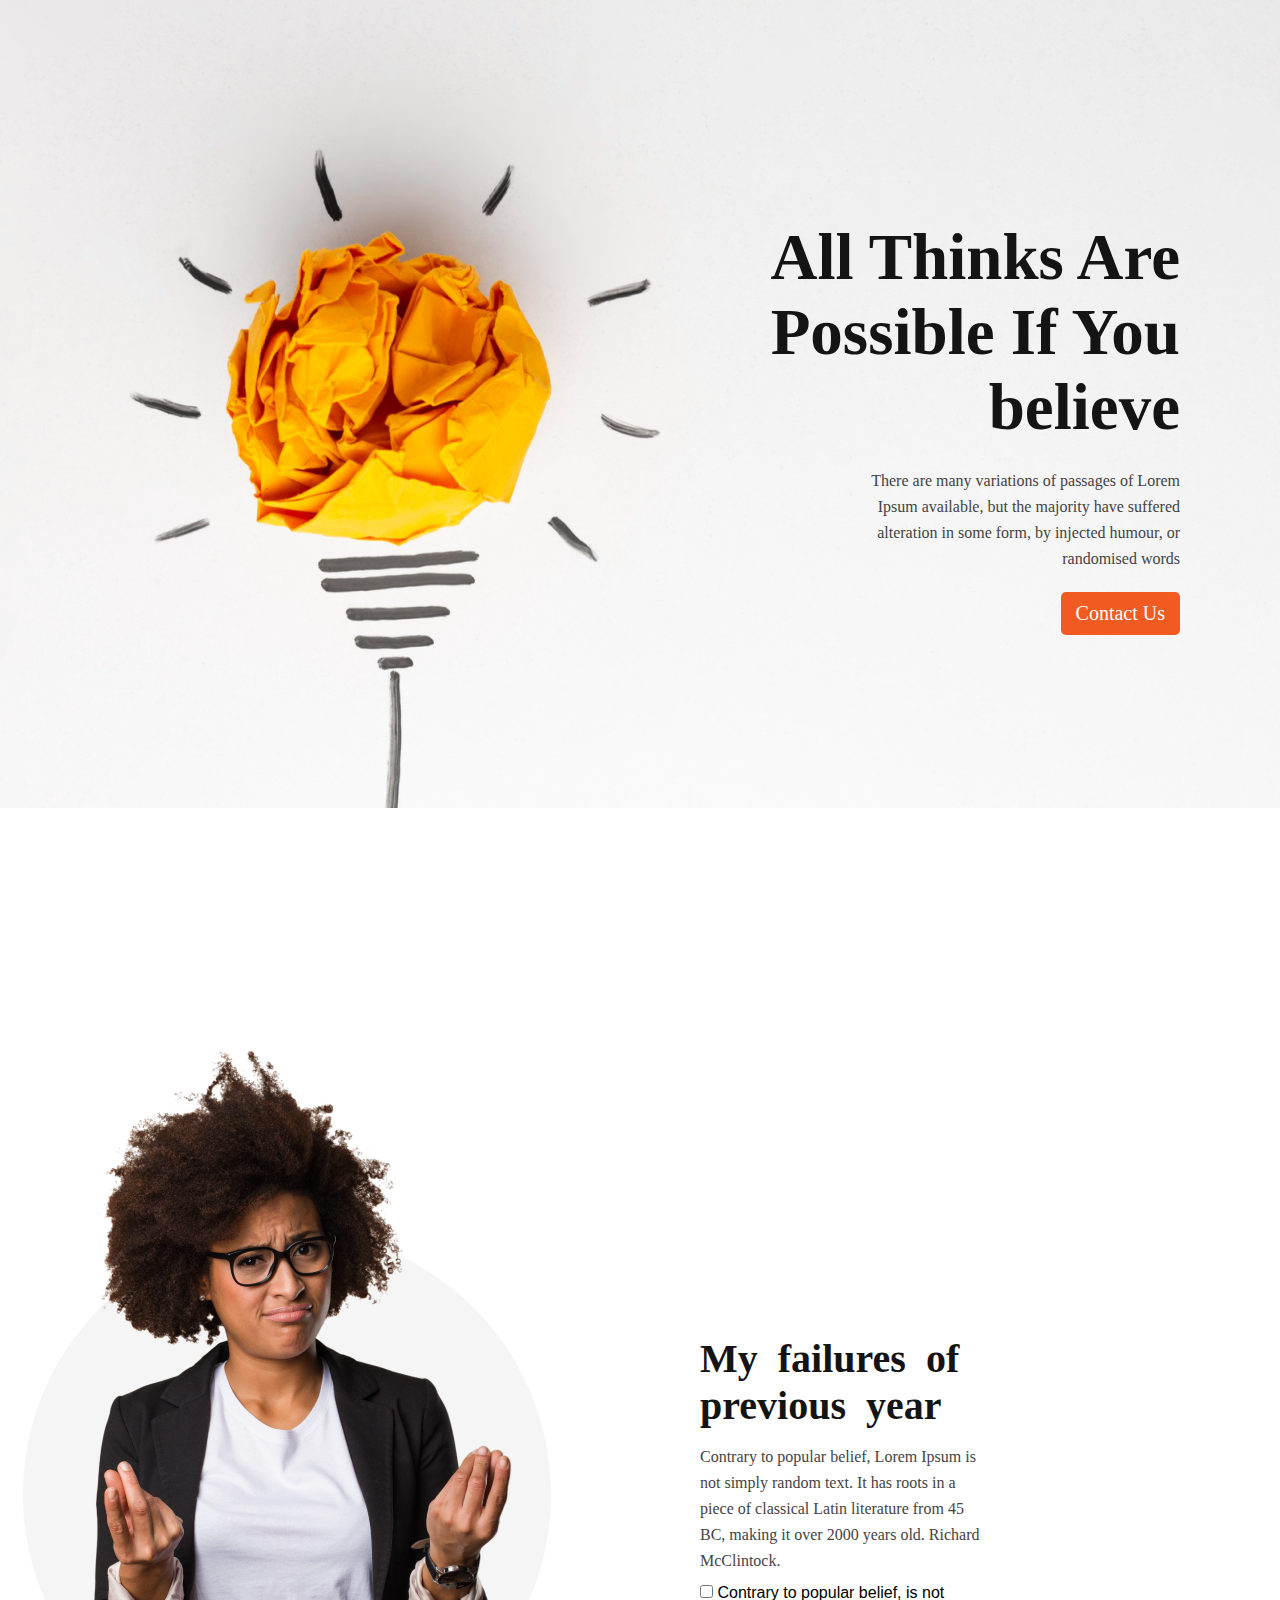
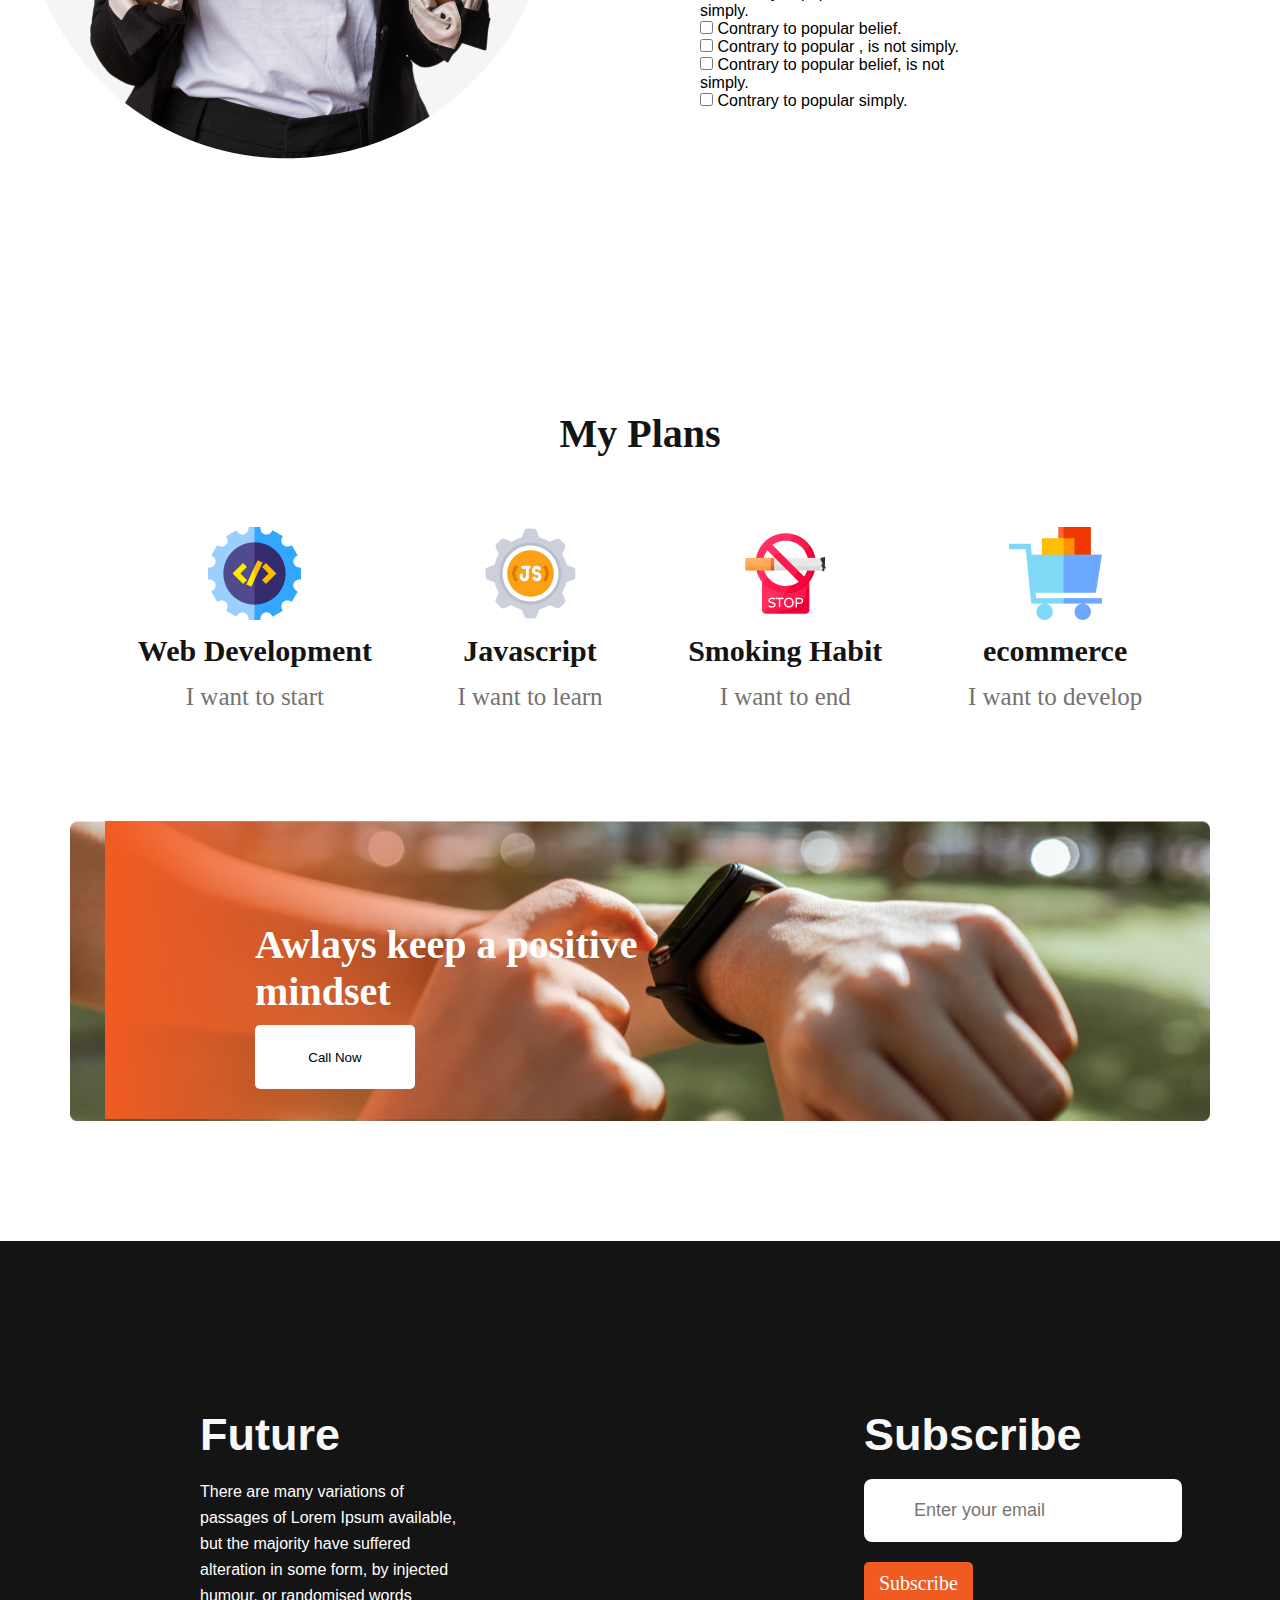
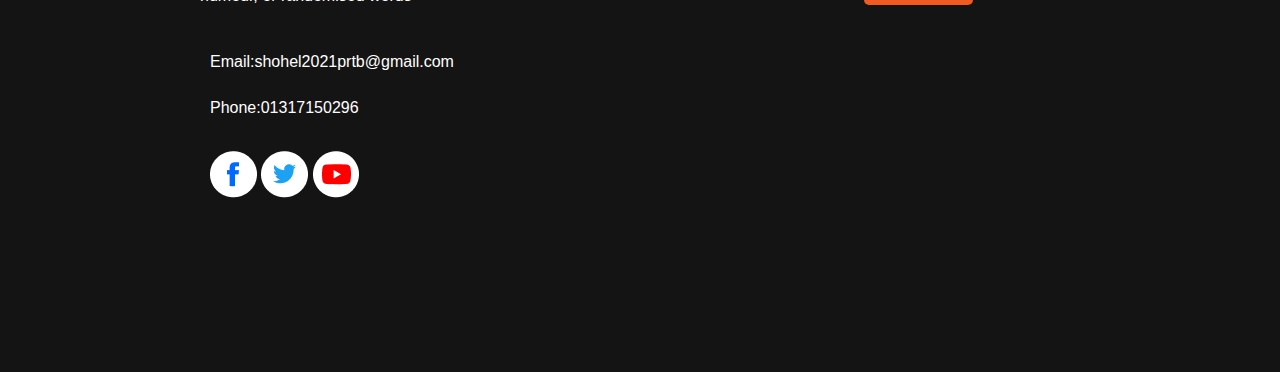
<file: task/task.html>
<!DOCTYPE html>
<html lang="en">
  <head>
    <meta charset="UTF-8" />
    <meta name="viewport" content="width=device-width, initial-scale=1.0" />
    <title>My failures of previous year</title>
    <link rel="stylesheet" href="css/task.css" />
  </head>
  <body>
    <header>
      <div class="header-container">
        <div class="header-right">
          <h2 class="header-title">All Thinks Are Possible If You believe</h2>
          <p class="header-content">
            There are many variations of passages of Lorem Ipsum available, but
            the majority have suffered alteration in some form, by injected
            humour, or randomised words
          </p>
          <button class="primary-btn">Contact Us</button>
        </div>
      </div>
    </header>
    <main>
      <div class="main_container">
        <div class="main_right">
          <h2 class="main_title">My failures of previous year</h2>
          <p class="main_content">
            Contrary to popular belief, Lorem Ipsum is not simply random text.
            It has roots in a piece of classical Latin literature from 45 BC,
            making it over 2000 years old. Richard McClintock.
          </p>
          <div>
            <ol>
              <input type="checkbox" />
              <p id="p">Contrary to popular belief, is not simply.</p>
            </ol>
            <ol>
              <input type="checkbox" />
              <p id="p">Contrary to popular belief.</p>
            </ol>
            <ol>
              <input type="checkbox" />
              <p id="p">Contrary to popular , is not simply.</p>
            </ol>
            <ol>
              <input type="checkbox" />
              <p id="p">Contrary to popular belief, is not simply.</p>
            </ol>
            <ol>
              <input type="checkbox" />
              <p id="p">Contrary to popular simply.</p>
            </ol>
          </div>
          <!-- <button class="primary-btn">Contact Us</button> -->
        </div>
      </div>
      <h1 class="center">My Plans</h1>
      <div class="section-pln">
        <div class="about-info">
          <img src="images/icons/web.png" alt="" class="pln-img" />
          <h1 class="info-title">Web Development</h1>
          <p class="info-description">I want to start</p>
        </div>
        <div class="about-info">
          <img src="images/icons/js.png" alt="" class="pln-img" />
          <h1 class="info-title">Javascript</h1>
          <p class="info-description">I want to learn</p>
        </div>
        <div class="about-info">
          <img src="images/icons/smoke.png" alt="" class="pln-img" />
          <h1 class="info-title">Smoking Habit</h1>
          <p class="info-description">I want to end</p>
        </div>
        <div class="about-info">
          <img src="images/icons/ecom.png" alt="" class="pln-img" />
          <h1 class="info-title">ecommerce</h1>
          <p class="info-description">I want to develop</p>
        </div>
      </div>
      <div class="call-area">
        <div class="bg">
          <h1 class="mindset">
            Awlays keep a positive <br />
            mindset
          </h1>
          <button class="contact-btn">Call Now</button>
        </div>
      </div>
    </main>
    <footer>
      <div class="footer-header">
        <div class="footer-left">
          <h2 class="footer-title">Future</h2>
          <p class="footer-paragrph">
            There are many variations of passages of Lorem Ipsum available, but
            the majority have suffered alteration in some form, by injected
            humour, or randomised words
          </p>
          <p class="email">Email:shohel2021prtb@gmail.com</p>
          <p class="email">Phone:01317150296</p>
          <div class="social-img">
            <img src="images/icons/fb.png" alt="" />
            <img src="images/icons/twitter.png" alt="" />
            <img src="images/icons/youtube.png" alt="" />
          </div>
        </div>
        <div class="footer_right">
          <h2 class="footer-title">Subscribe</h2>
          <div>
            <input
              class="input"
              type="email"
              name="email"
              id=""
              placeholder="Enter your email"
            />
            <button class="primary-btn" type="button">Subscribe</button>
          </div>
        </div>
      </div>
    </footer>
  </body>
</html>
</file>
<file: task/css/task.css>
* {
  margin: 0;
  padding: 0;
  font-family: "Work Sans", sans-serif;
}
@import url("https://fonts.googleapis.com/css2?family=Work+Sans:ital,wght@0,400;0,500;0,700;1,800&display=swap");
.header-container {
  padding-top: 220px;
  padding-bottom: 400px;
  background-image: url("../images/banner/banner1.png");
  position: left bottom;
  background-repeat: no-repeat;
  background-size: auto;
}
.header-right {
  text-align: right;
}
.header-title {
  color: #151414;
  text-align: right;
  font-family: Work Sans;
  font-size: 65px;
  font-weight: 700;
  padding-left: 705px;
  padding-right: 100px;
}
.header-content {
  color: #444343;
  text-align: right;
  font-family: Work Sans;
  font-size: 16px;
  margin-top: 23px;
  padding-left: 850px;
  padding-right: 100px;
  line-height: 26px; /* 162.5% */
}

.primary-btn {
  margin-right: 100px;
  border-radius: 5px;
  background: #f15b22;
  border: none;
  color: #fff;
  text-align: right;
  font-family: Work Sans;
  font-size: 20px;
  padding: 10px 15px;
  margin-top: 20px;
}

/* main content satrt  */
.main_container {
  background-image: url("../images/person.png");
  background-repeat: no-repeat;
}

ol input,
#p {
  display: inline;
}

.main_right {
  padding-top: 300px;
  padding-bottom: 300px;
  padding-left: 700px;
  padding-right: 300px;
  /* text-align: center;
  widows: 20%; */
}
.main_title {
  color: #151414;
  font-family: Work Sans;
  font-size: 40px;
  font-weight: 700;
  word-spacing: 10px;
  margin-bottom: 15px;
}
.main_content {
  color: #444343;
  font-family: Work Sans;
  font-size: 16px;
  padding-bottom: 10px;
  line-height: 26px; /* 162.5% */
}
#P {
  color: #444343;
  padding: 15px;
  font-family: Work Sans;
  font-size: 16px;
  font-weight: 400;
  line-height: 26px; /* 162.5% */
}

/* section-pln start */

.center {
  color: #151414;
  font-family: Work Sans;
  font-size: 40px;
  text-align: center;
  font-weight: 700;
  padding-bottom: 50px;
}

.section-pln {
  display: flex;
  justify-content: space-around;
  padding: 10px 100px;
  gap: 10px;
  text-align: center;
}
.about-info img {
  margin: 10px;
}
.info-title {
  color: #151414;
  font-family: Work Sans;
  font-size: 30px;
  font-weight: 700;
  padding-bottom: 15px;
}
.info-description {
  color: #737272;
  font-family: Work Sans;
  font-size: 25px;
  font-weight: 500;
  padding-bottom: 100px;
}

/* call-area start */
.bg {
  margin-left: 105px;
  position: absolute;
  padding-top: 40px;
  /* padding-top: 400px; */
  background-position: bottom right;
  background: linear-gradient(90deg, #f15b22 0%, rgba(241, 91, 34, 0) 100%);
}
.call-area {
  position: relative;
  /* background: linear-gradient(40deg, #f15b22 0%, rgba(241, 91, 34, 0) 100%); */
  background-position: center;
  background-repeat: no-repeat;
  padding-bottom: 300px;
  background-image: url("../images/watch.png");
  border-radius: 8px;
  margin-bottom: 120px;

  /* background: linear-gradient(90deg, #f15b22 0%, rgba(241, 91, 34, 0) 100%); */
}
.mindset {
  position: relative;
  /* background: linear-gradient(90deg, #f15b22 0%, rgba(241, 91, 34, 0) 100%); */
  padding-left: 150px;
  padding-top: 10px;
  margin-top: 50px;
  color: #fff;
  font-family: Work Sans;
  font-size: 40px;
  font-weight: 700;
  margin-bottom: 10px;
}
.contact-btn {
  margin-left: 150px;
  margin-bottom: 30px;
  width: 160px;
  height: 64px;
  flex-shrink: 0;
  border: 0;
  border-radius: 5px;
  background: #fff;
}

/* footer start  */
.footer-header {
  background-color: #151414;
  display: flex;
  justify-content: space-between;
}
.footer-left {
  color: #fff;
  padding: 150px 200px;
}
.footer_right {
  color: #fff;
  padding: 150px 200px;
}
.footer-title {
  color: #f8f8f8;
  font-size: 45px;
  padding: 18px 0;
}
.footer-paragrph {
  color: #fff;
  font-size: 16px;
  padding-bottom: 30px;
  line-height: 26px; /* 162.5% */
}

.email {
  color: #fff;
  font-size: 16px;
  padding: 10px;
  line-height: 26px; /* 162.5% */
}

.social-img {
  padding: 20px 10px;
  cursor: pointer;
}
.input {
  border-radius: 8px;
  border: 1px solid #fff;
  border: none;
}
input[type="email"] {
  color: #000;
  padding: 21px 50px;
  font-size: 18px;
  width: 100%;
}
</file>
